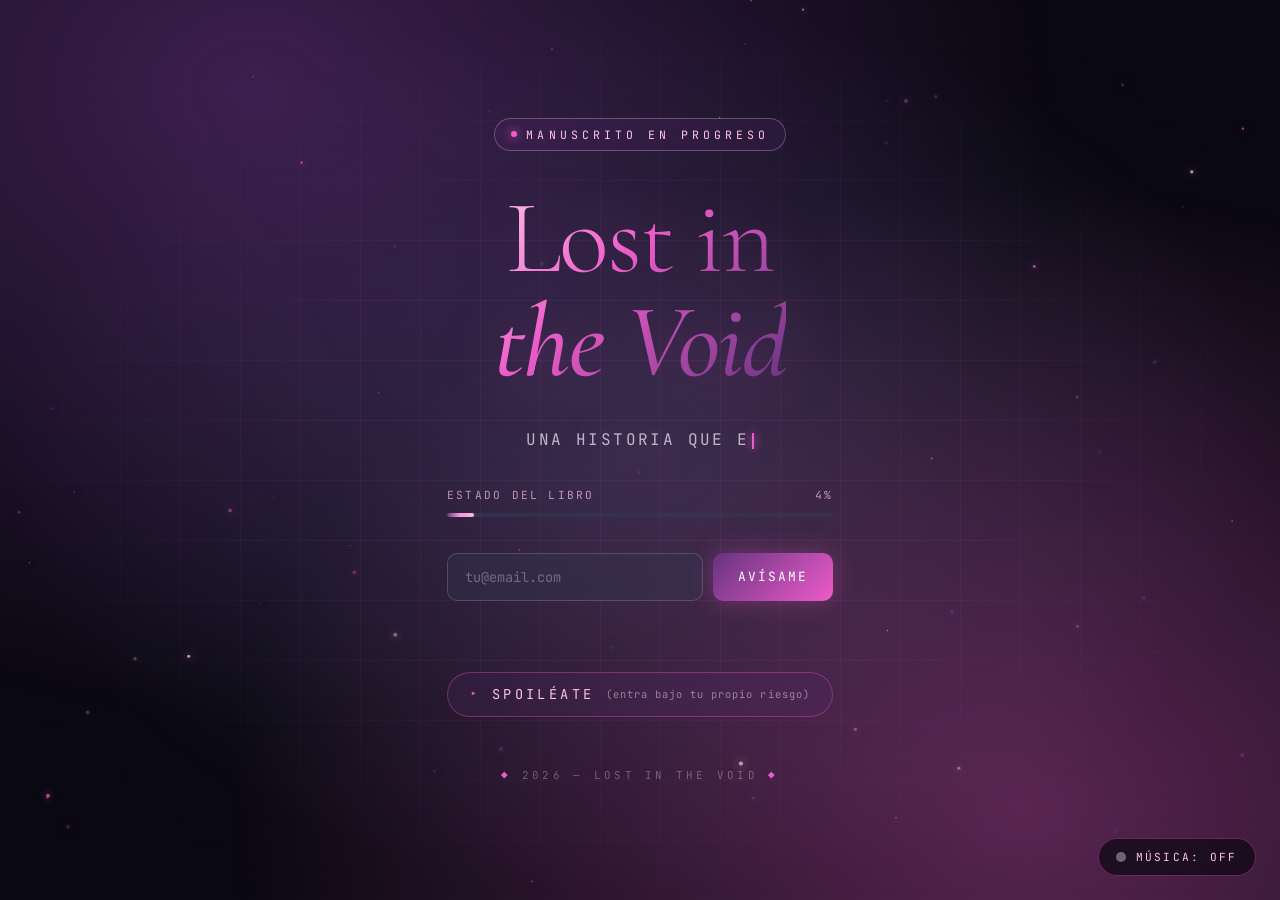
<file: index.html>
<!DOCTYPE html>
<html lang="es">
<head>
<meta charset="UTF-8" />
<meta name="viewport" content="width=device-width, initial-scale=1.0" />
<title>Lost in the Void — Próximamente</title>
<link rel="preconnect" href="https://fonts.googleapis.com">
<link rel="preconnect" href="https://fonts.gstatic.com" crossorigin>
<link href="https://fonts.googleapis.com/css2?family=JetBrains+Mono:wght@300;400;600&family=Cormorant+Garamond:ital,wght@0,300;0,500;1,300&display=swap" rel="stylesheet">
<link rel="stylesheet" href="css/base.css">
<link rel="stylesheet" href="css/coming-soon.css">
</head>
<body>
  <div class="bg-gradient"></div>
  <div class="grid-bg"></div>
  <canvas id="particles"></canvas>
  <div class="scanlines"></div>

  <main class="container">
    <div class="badge">
      <span class="dot"></span>
      <span>Manuscrito en progreso</span>
    </div>

    <h1 class="title">Lost in<br><em>the Void</em></h1>

    <p class="typing">
      <span id="typeText"></span><span class="caret"></span>
    </p>

    <div class="progress-wrap">
      <div class="progress-labels">
        <span>Estado del libro</span>
        <span id="progressPct">0%</span>
      </div>
      <div class="progress-bar">
        <div class="progress-fill" id="progressFill"></div>
      </div>
    </div>

    <form class="waitlist" id="waitlistForm" onsubmit="event.preventDefault(); handleSubmit();">
      <input type="email" id="emailInput" placeholder="tu@email.com" required />
      <button type="submit" class="btn">Avísame</button>
    </form>
    <div class="toast" id="toast">✦ Gracias — te avisaré cuando esté listo ✦</div>

    <a href="spoilers.html" class="spoil-link">
      <span class="spoil-icon">▸</span>
      Spoiléate
      <span class="spoil-hint">(entra bajo tu propio riesgo)</span>
    </a>

    <div class="meta">
      <span>◆</span> 2026 — Lost in the Void <span>◆</span>
    </div>
  </main>

  <button class="music-toggle" type="button" aria-pressed="false" onclick="AmbientMusic.toggle()">
    <span class="music-icon"></span>
    <span class="music-label">Música: OFF</span>
  </button>
  
<script src="js/audio.js"></script>
<script src="js/common.js"></script>
<script src="js/coming-soon.js"></script>
</body>
</html>
</file>
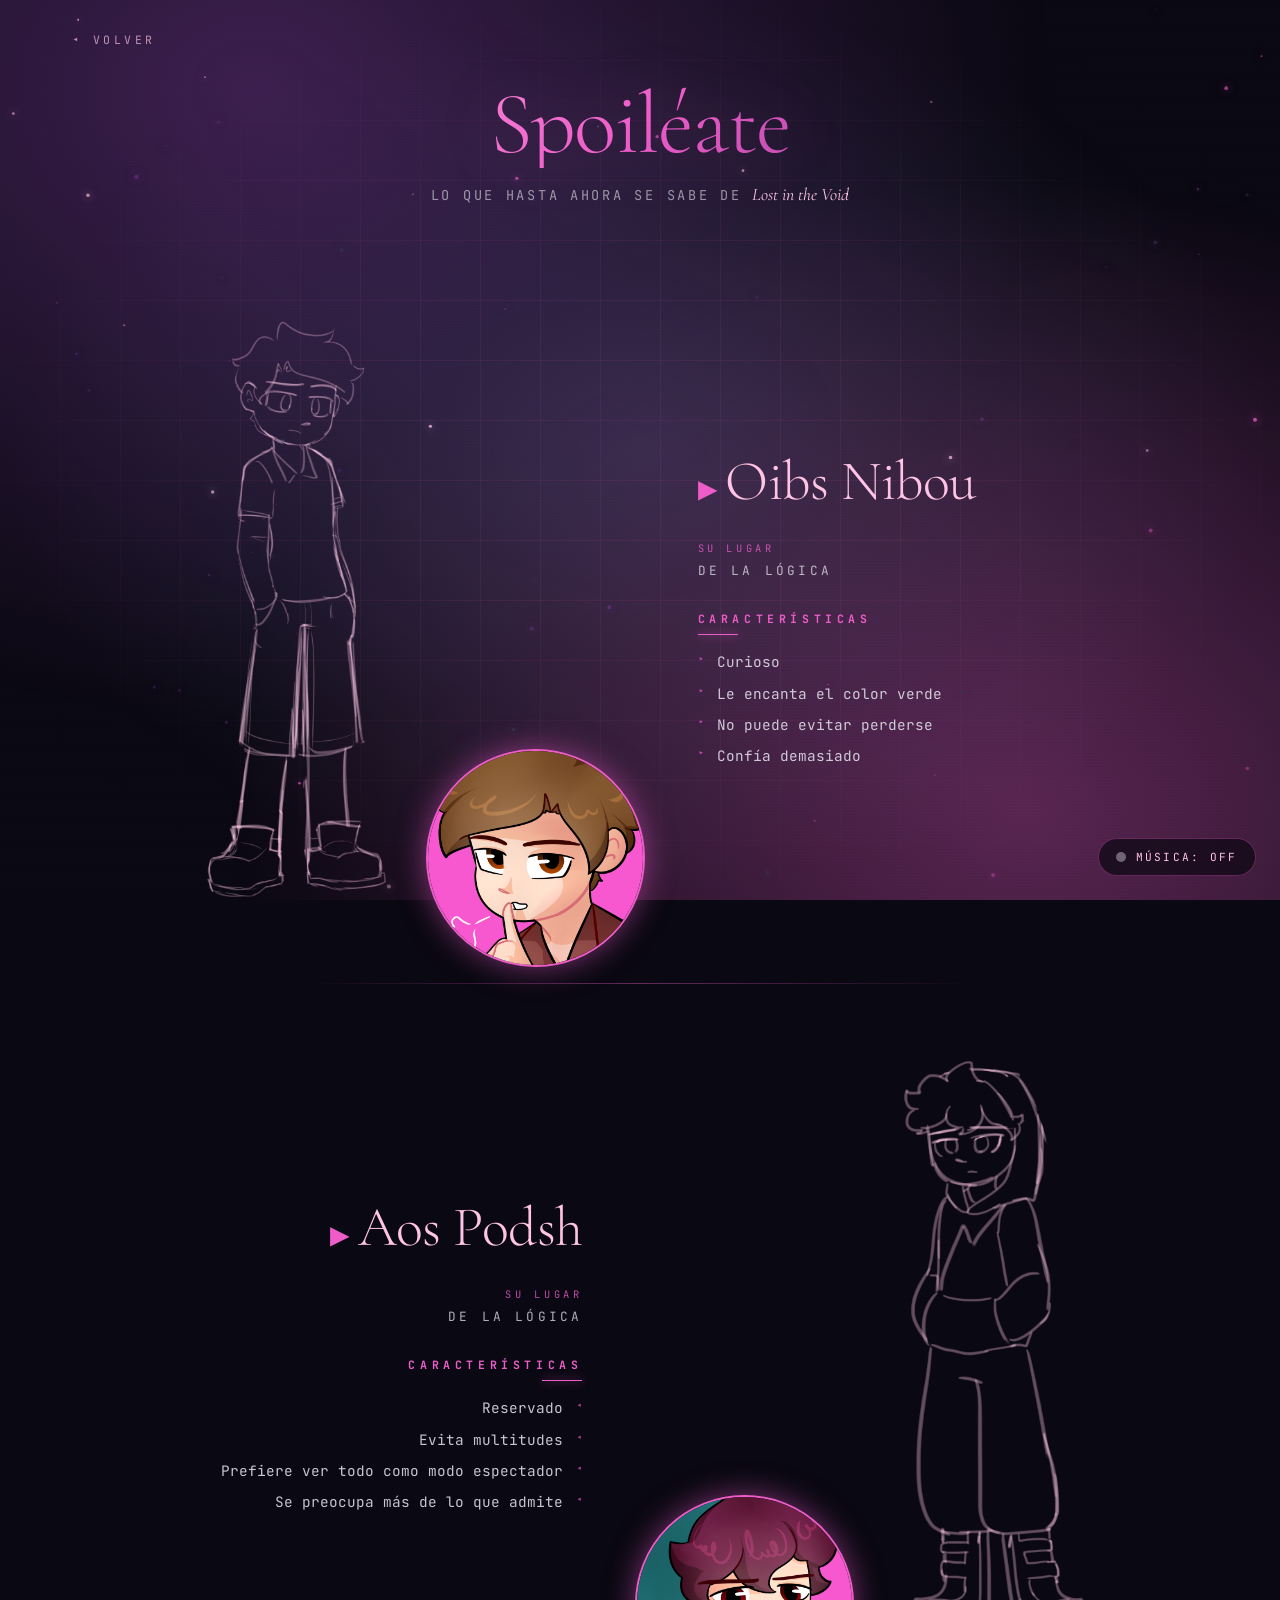
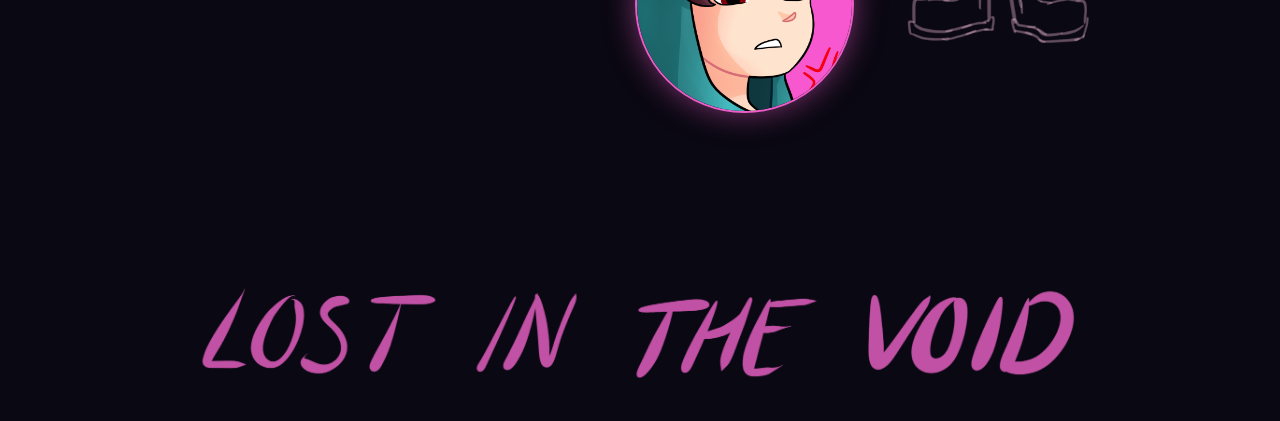
<file: spoilers.html>
<!DOCTYPE html>
<html lang="es">
<head>
<meta charset="UTF-8" />
<meta name="viewport" content="width=device-width, initial-scale=1.0" />
<title>Spoiléate — Lost in the Void</title>
<link rel="preconnect" href="https://fonts.googleapis.com">
<link rel="preconnect" href="https://fonts.gstatic.com" crossorigin>
<link href="https://fonts.googleapis.com/css2?family=JetBrains+Mono:wght@300;400;600&family=Cormorant+Garamond:ital,wght@0,300;0,500;1,300&display=swap" rel="stylesheet">
<link rel="stylesheet" href="css/base.css">
<link rel="stylesheet" href="css/spoilers.css">
</head>
<body class="spoilers-page">
  <div class="bg-gradient"></div>
  <div class="grid-bg"></div>
  <canvas id="particles"></canvas>
  <div class="scanlines"></div>

  <header class="spoiler-header">
    <a href="index.html" class="back-link">◂ Volver</a>
    <h1 class="spoiler-title">Spoiléate</h1>
    <p class="spoiler-sub">Lo que hasta ahora se sabe de <em>Lost in the Void</em></p>
  </header>

  <main class="characters">

    <!-- Personaje 1 -->
    <article class="character">
      <div class="char-visuals">
        <div class="char-full">
          <img src="img/characters/character1_01.png" alt="Personaje 1 — cuerpo completo" />
        </div>
        <div class="char-selfie">
          <img src="img/characters/character1_02.png" alt="Personaje 1 — selfie" />
        </div>
      </div>

      <div class="char-info">
        <h2 class="char-name">Oibs Nibou</h2>
        <p class="char-place"><span class="label">Su lugar</span> de la Lógica</p>

        <div class="char-block">
          <h3 class="block-title">Características</h3>
          <ul class="traits">
            <li>Curioso</li>
            <li>Le encanta el color verde</li>
            <li>No puede evitar perderse</li>
            <li>Confía demasiado</li>
          </ul>
        </div>
      </div>
    </article>

    <!-- Personaje 2 -->
    <article class="character reverse">
      <div class="char-visuals">
        <div class="char-full">
          <img src="img/characters/character2_01.png" alt="Personaje 2 — cuerpo completo" />
        </div>
        <div class="char-selfie">
          <img src="img/characters/character2_02.png" alt="Personaje 2 — selfie" />
        </div>
      </div>

      <div class="char-info">
        <h2 class="char-name">Aos Podsh</h2>
        <p class="char-place"><span class="label">Su lugar</span> de la Lógica</p>

        <div class="char-block">
          <h3 class="block-title">Características</h3>
          <ul class="traits">
            <li>Reservado</li>
            <li>Evita multitudes</li>
            <li>Prefiere ver todo como modo espectador</li>
            <li>Se preocupa más de lo que admite</li>
          </ul>
        </div>
      </div>
    </article>

  </main>

  <footer class="banner-footer">
    <a href="index.html" aria-label="Volver al coming soon">
      <img src="img/banners/footer-banner.png" alt="Lost in the Void — próximamente" />
    </a>
  </footer>

  <button class="music-toggle" type="button" aria-pressed="false" onclick="AmbientMusic.toggle()">
    <span class="music-icon"></span>
    <span class="music-label">Música: OFF</span>
  </button>

<script src="js/audio.js"></script>
<script src="js/common.js"></script>
<script src="js/spoilers.js"></script>
</body>
</html>
</file>
<file: css/base.css>
:root{
  --violet:#663380;
  --neon:#ED5CC9;
  --slate:#333952;
  --pastel:#FFC4E5;
  --bg:#0a0812;
  --text:#e9e6f2;
}

*{box-sizing:border-box;margin:0;padding:0}
html,body{height:100%}
body{
  font-family:'JetBrains Mono', monospace;
  background:var(--bg);
  color:var(--text);
  overflow-x:hidden;
  min-height:100vh;
  position:relative;
}

/* Fondo compartido */
.bg-gradient{
  position:fixed;inset:0;z-index:-3;
  background:
    radial-gradient(ellipse at 20% 10%, rgba(102,51,128,0.55), transparent 55%),
    radial-gradient(ellipse at 80% 90%, rgba(237,92,201,0.35), transparent 55%),
    radial-gradient(ellipse at 50% 50%, rgba(51,57,82,0.6), transparent 70%);
  animation:drift 18s ease-in-out infinite alternate;
}
@keyframes drift{
  0%{transform:scale(1) translate(0,0)}
  100%{transform:scale(1.15) translate(-2%,-2%)}
}

.grid-bg{
  position:fixed;inset:0;z-index:-2;
  background-image:
    linear-gradient(rgba(237,92,201,0.08) 1px, transparent 1px),
    linear-gradient(90deg, rgba(237,92,201,0.08) 1px, transparent 1px);
  background-size:60px 60px;
  mask-image:radial-gradient(ellipse at center, black 30%, transparent 80%);
  -webkit-mask-image:radial-gradient(ellipse at center, black 30%, transparent 80%);
  animation:gridMove 30s linear infinite;
}
@keyframes gridMove{
  0%{background-position:0 0,0 0}
  100%{background-position:60px 60px,60px 60px}
}

.scanlines{
  position:fixed;inset:0;z-index:-1;pointer-events:none;
  background:repeating-linear-gradient(
    0deg,
    rgba(255,255,255,0.02) 0px,
    rgba(255,255,255,0.02) 1px,
    transparent 1px,
    transparent 3px
  );
  mix-blend-mode:overlay;
}

#particles{position:fixed;inset:0;z-index:-1;pointer-events:none}

.btn{
  padding:.9rem 1.6rem;
  background:linear-gradient(135deg, var(--violet), var(--neon));
  border:none;
  border-radius:10px;
  color:#fff;
  font-family:'JetBrains Mono', monospace;
  font-size:.8rem;
  letter-spacing:.15em;
  text-transform:uppercase;
  cursor:pointer;
  position:relative;
  overflow:hidden;
  transition:transform .2s ease, box-shadow .3s ease;
  box-shadow:0 0 25px rgba(237,92,201,0.3);
}
.btn:hover{
  transform:translateY(-2px);
  box-shadow:0 0 40px rgba(237,92,201,0.6);
}
.btn::before{
  content:"";
  position:absolute;inset:0;
  background:linear-gradient(135deg, transparent, rgba(255,255,255,0.3), transparent);
  transform:translateX(-100%);
  transition:transform .6s ease;
}
.btn:hover::before{transform:translateX(100%)}

.music-toggle{
  position:fixed;
  bottom:1.5rem;
  right:1.5rem;
  z-index:50;
  display:inline-flex;
  align-items:center;
  gap:.6rem;
  padding:.7rem 1.1rem;
  font-family:'JetBrains Mono', monospace;
  font-size:.7rem;
  letter-spacing:.2em;
  text-transform:uppercase;
  color:var(--pastel);
  background:rgba(10,8,18,0.7);
  border:1px solid rgba(237,92,201,0.35);
  border-radius:999px;
  cursor:pointer;
  backdrop-filter:blur(10px);
  transition:all .3s ease;
}
.music-toggle:hover{
  color:#fff;
  border-color:var(--neon);
  box-shadow:0 0 25px rgba(237,92,201,0.4);
}
.music-toggle .music-icon{
  display:inline-block;
  width:10px;height:10px;
  border-radius:50%;
  background:rgba(233,230,242,0.4);
  transition:all .3s ease;
}
.music-toggle.playing .music-icon{
  background:var(--neon);
  box-shadow:0 0 10px var(--neon);
  animation:musicPulse 1.4s ease-in-out infinite;
}
@keyframes musicPulse{
  0%,100%{transform:scale(1);opacity:1}
  50%{transform:scale(1.4);opacity:.6}
}
</file>
<file: css/coming-soon.css>
body{
  display:flex;
  align-items:center;
  justify-content:center;
}

.container{
  position:relative;
  z-index:2;
  max-width:820px;
  padding:3rem 2rem;
  text-align:center;
  display:flex;
  flex-direction:column;
  align-items:center;
  gap:2.2rem;
}

.badge{
  display:inline-flex;align-items:center;gap:.6rem;
  font-size:.72rem;letter-spacing:.35em;text-transform:uppercase;
  color:var(--pastel);
  border:1px solid rgba(255,196,229,0.3);
  padding:.5rem 1rem;border-radius:999px;
  background:rgba(102,51,128,0.15);
  backdrop-filter:blur(8px);
  animation:badgePulse 3s ease-in-out infinite;
}
.badge .dot{
  width:6px;height:6px;border-radius:50%;
  background:var(--neon);box-shadow:0 0 10px var(--neon);
  animation:blink 1.4s ease-in-out infinite;
}
@keyframes blink{0%,100%{opacity:1;transform:scale(1)}50%{opacity:.3;transform:scale(.7)}}
@keyframes badgePulse{0%,100%{box-shadow:0 0 0 rgba(237,92,201,0)}50%{box-shadow:0 0 30px rgba(237,92,201,0.25)}}

.title{
  font-family:'Cormorant Garamond', serif;
  font-size:clamp(3rem, 9vw, 6.5rem);
  font-weight:300;line-height:1;letter-spacing:-0.02em;
  background:linear-gradient(135deg, var(--pastel) 0%, var(--neon) 40%, var(--violet) 100%);
  -webkit-background-clip:text;background-clip:text;color:transparent;
  filter:drop-shadow(0 0 30px rgba(237,92,201,0.25));
  position:relative;
}
.title em{font-style:italic;font-weight:500}
.title:hover{animation:glitch .4s steps(2) infinite}
@keyframes glitch{
  0%{text-shadow:2px 0 var(--neon), -2px 0 var(--violet)}
  25%{text-shadow:-2px 0 var(--neon), 2px 0 var(--violet)}
  50%{text-shadow:2px 0 var(--pastel), -2px 0 var(--violet)}
  75%{text-shadow:-2px 0 var(--pastel), 2px 0 var(--neon)}
  100%{text-shadow:2px 0 var(--neon), -2px 0 var(--violet)}
}

.typing{
  font-size:clamp(.85rem, 2vw, 1rem);
  color:rgba(233,230,242,0.75);
  letter-spacing:.15em;text-transform:uppercase;min-height:1.5em;
}
.typing .caret{
  display:inline-block;width:2px;height:1em;background:var(--neon);
  margin-left:2px;vertical-align:middle;
  animation:caret 1s steps(2) infinite;box-shadow:0 0 8px var(--neon);
}
@keyframes caret{50%{opacity:0}}

.progress-wrap{width:100%;max-width:420px;display:flex;flex-direction:column;gap:.7rem}
.progress-labels{
  display:flex;justify-content:space-between;
  font-size:.7rem;letter-spacing:.2em;text-transform:uppercase;
  color:rgba(255,196,229,0.7);
}
.progress-bar{
  height:4px;background:rgba(51,57,82,0.6);
  border-radius:999px;overflow:hidden;position:relative;
}
.progress-fill{
  height:100%;width:0%;
  background:linear-gradient(90deg, var(--violet), var(--neon), var(--pastel));
  border-radius:999px;box-shadow:0 0 12px rgba(237,92,201,0.6);
  transition:width 1.8s cubic-bezier(.19,1,.22,1);
  position:relative;
}
.progress-fill::after{
  content:"";position:absolute;inset:0;
  background:linear-gradient(90deg, transparent, rgba(255,255,255,0.4), transparent);
  animation:shimmer 2s linear infinite;
}
@keyframes shimmer{0%{transform:translateX(-100%)}100%{transform:translateX(100%)}}

.waitlist{
  width:100%;max-width:440px;display:flex;gap:.6rem;
  flex-wrap:wrap;justify-content:center;
}
.waitlist input{
  flex:1;min-width:180px;padding:.9rem 1.1rem;
  background:rgba(51,57,82,0.35);
  border:1px solid rgba(255,196,229,0.2);
  border-radius:10px;color:var(--text);
  font-family:'JetBrains Mono', monospace;font-size:.85rem;
  outline:none;transition:all .3s ease;backdrop-filter:blur(6px);
}
.waitlist input::placeholder{color:rgba(233,230,242,0.35)}
.waitlist input:focus{
  border-color:var(--neon);
  box-shadow:0 0 0 3px rgba(237,92,201,0.15), 0 0 20px rgba(237,92,201,0.2);
}

.toast{
  font-size:.75rem;color:var(--pastel);letter-spacing:.15em;
  text-transform:uppercase;opacity:0;transform:translateY(-6px);
  transition:all .4s ease;height:0;
}
.toast.show{opacity:1;transform:translateY(0);height:auto}

/* Spoiléate link */
.spoil-link{
  display:inline-flex;align-items:center;gap:.7rem;
  font-size:.85rem;letter-spacing:.25em;text-transform:uppercase;
  color:var(--pastel);text-decoration:none;
  padding:.8rem 1.4rem;
  border:1px solid rgba(237,92,201,0.35);
  border-radius:999px;
  background:rgba(102,51,128,0.15);
  backdrop-filter:blur(8px);
  transition:all .4s ease;
  position:relative;overflow:hidden;
}
.spoil-link:hover{
  color:#fff;border-color:var(--neon);
  box-shadow:0 0 30px rgba(237,92,201,0.5);
  transform:translateY(-2px);
}
.spoil-link .spoil-icon{
  color:var(--neon);font-size:.75rem;
  transition:transform .3s ease;
}
.spoil-link:hover .spoil-icon{transform:translateX(4px)}
.spoil-link .spoil-hint{
  font-size:.65rem;letter-spacing:.1em;
  text-transform:none;color:rgba(233,230,242,0.5);
}

.meta{
  font-size:.68rem;letter-spacing:.3em;text-transform:uppercase;
  color:rgba(233,230,242,0.35);margin-top:1rem;
}
.meta span{color:var(--neon)}

@media (max-width:520px){
  .container{padding:2rem 1.2rem;gap:1.6rem}
  .waitlist{flex-direction:column}
  .waitlist .btn{width:100%}
  .spoil-link{flex-direction:column;gap:.3rem;text-align:center}
}
</file>
<file: css/spoilers.css>
/* Sin cartas: layout limpio en dos columnas con separador sutil */
.spoilers-page{
  display:block;
  padding-bottom:0;
}

.spoiler-header{
  max-width:1200px;
  margin:0 auto;
  padding:5rem 2rem 3rem;
  text-align:center;
  position:relative;
  z-index:2;
}
.back-link{
  position:absolute;top:2rem;left:2rem;
  font-size:.72rem;letter-spacing:.3em;text-transform:uppercase;
  color:var(--pastel);text-decoration:none;
  opacity:.7;transition:all .3s ease;
}
.back-link:hover{opacity:1;color:var(--neon);transform:translateX(-3px)}

.spoiler-title{
  font-family:'Cormorant Garamond', serif;
  font-size:clamp(3rem, 8vw, 5.5rem);
  font-weight:300;
  letter-spacing:-0.02em;
  line-height:1;
  background:linear-gradient(135deg, var(--pastel), var(--neon) 50%, var(--violet));
  -webkit-background-clip:text;background-clip:text;color:transparent;
  filter:drop-shadow(0 0 30px rgba(237,92,201,0.25));
}
.spoiler-sub{
  margin-top:1rem;
  font-size:.85rem;
  letter-spacing:.2em;
  text-transform:uppercase;
  color:rgba(233,230,242,0.6);
}
.spoiler-sub em{
  font-family:'Cormorant Garamond', serif;
  font-style:italic;
  font-size:1.1rem;
  color:var(--pastel);
  letter-spacing:0;
  text-transform:none;
}

/* Personajes */
.characters{
  max-width:1200px;
  margin:0 auto;
  padding:2rem 2rem 6rem;
  position:relative;
  z-index:2;
  display:flex;
  flex-direction:column;
  gap:6rem;
}

.character{
  display:grid;
  grid-template-columns: 1.1fr 1fr;
  gap:4rem;
  align-items:center;
  position:relative;
}
.character.reverse{
  grid-template-columns: 1fr 1.1fr;
}
.character.reverse .char-visuals{order:2}
.character.reverse .char-info{order:1;text-align:right}
.character.reverse .traits li{padding-right:1.2rem;padding-left:0}
.character.reverse .traits li::before{
  right:0;left:auto;
  content:"◂";
}
.character.reverse .block-title::after{
  left:auto;right:0;
}

/* Separador entre personajes */
.character + .character::before{
  content:"";
  position:absolute;
  top:-3rem;left:50%;transform:translateX(-50%);
  width:60%;
  height:1px;
  background:linear-gradient(90deg, transparent, rgba(237,92,201,0.4), transparent);
}

/* Visuales */
.char-visuals{
  position:relative;
  aspect-ratio:4/5;
  max-width:520px;
  margin:0 auto;
  width:100%;
}
.char-full{
  position:absolute;
  inset:0;
  border-radius:16px;
  overflow:hidden;
  /* background:rgba(51,57,82,0.3); */
  /* border:1px solid rgba(255,196,229,0.15); */
  /* box-shadow:0 0 60px rgba(102,51,128,0.3); */
  transition:all .5s ease;
}
.char-full img{
  width:100%;height:100%;object-fit:cover;
  filter:saturate(0.9) contrast(1.05);
  transition:transform .8s ease;
}
.character:hover .char-full img{transform:scale(1.03)}
/* .character:hover .char-full{
  box-shadow:0 0 80px rgba(237,92,201,0.35);
  border-color:rgba(237,92,201,0.4);
} */

/* Selfie superpuesta */
.char-selfie{
  position:absolute;
  bottom:-2rem;
  right:-2rem;
  width:42%;
  aspect-ratio:1;
  border-radius:50%;
  overflow:hidden;
  border:2px solid var(--neon);
  background:var(--bg);
  box-shadow:0 0 30px rgba(237,92,201,0.5);
  transition:transform .4s ease;
  z-index:2;
}
.character.reverse .char-selfie{
  right:auto;left:-2rem;
}
.char-selfie img{
  width:100%;height:100%;object-fit:cover;
  filter:saturate(1.1);
}
.character:hover .char-selfie{
  transform:rotate(-4deg) scale(1.05);
}

/* Info */
.char-info{
  display:flex;
  flex-direction:column;
  gap:2rem;
}

.char-name{
  font-family:'Cormorant Garamond', serif;
  font-size:clamp(2.2rem, 5vw, 3.5rem);
  font-weight:300;
  line-height:1;
  letter-spacing:-0.01em;
  color:var(--pastel);
}
.char-name::before{
  content:"▸ ";
  color:var(--neon);
  font-size:.7em;
  vertical-align:middle;
}

.char-place{
  font-size:.8rem;
  letter-spacing:.25em;
  text-transform:uppercase;
  color:rgba(233,230,242,0.75);
}
.char-place .label{
  display:block;
  font-size:.65rem;
  color:var(--neon);
  letter-spacing:.35em;
  margin-bottom:.4rem;
  opacity:.8;
}

.char-block{
  display:flex;
  flex-direction:column;
  gap:1rem;
}

.block-title{
  font-size:.72rem;
  letter-spacing:.4em;
  text-transform:uppercase;
  color:var(--neon);
  position:relative;
  padding-bottom:.6rem;
}
.block-title::after{
  content:"";
  position:absolute;
  bottom:0;left:0;
  width:40px;height:1px;
  background:var(--neon);
  box-shadow:0 0 10px var(--neon);
}

/* Lista de rasgos — limpia, sin cards */
.traits{
  list-style:none;
  display:flex;
  flex-direction:column;
  gap:.6rem;
  font-size:.9rem;
  line-height:1.5;
  color:rgba(233,230,242,0.85);
}
.traits li{
  position:relative;
  padding-left:1.2rem;
  transition:color .3s ease, padding .3s ease;
}
.traits li::before{
  content:"▸";
  position:absolute;
  left:0;top:0;
  color:var(--neon);
  font-size:.75em;
  opacity:.7;
  transition:opacity .3s ease;
}
.traits li:hover{
  color:var(--pastel);
  padding-left:1.4rem;
}
.traits li:hover::before{opacity:1}

/* Banner footer */
.banner-footer{
  position:relative;
  width:100%;
  margin-top:4rem;
  z-index:2;
}
.banner-footer a{
  display:block;
  position:relative;
  overflow:hidden;
  text-decoration:none;
}
.banner-footer img{
  width:100%;
  height:auto;
  display:block;
  transition:transform .8s ease, filter .5s ease;
  filter:saturate(0.9) brightness(0.85);
  min-height:180px;
  object-fit:cover;
  /* background:linear-gradient(135deg, var(--violet), var(--slate)); */
}
.banner-footer a:hover img{
  transform:scale(1.02);
  filter:saturate(1.1) brightness(1);
}
.banner-hint{
  position:absolute;
  bottom:1.5rem;left:50%;
  transform:translateX(-50%);
  font-size:.72rem;
  letter-spacing:.4em;
  text-transform:uppercase;
  color:var(--pastel);
  padding:.6rem 1.4rem;
  border:1px solid rgba(255,196,229,0.4);
  border-radius:999px;
  background:rgba(10,8,18,0.6);
  backdrop-filter:blur(8px);
  transition:all .4s ease;
}
.banner-footer a:hover .banner-hint{
  color:#fff;
  border-color:var(--neon);
  box-shadow:0 0 25px rgba(237,92,201,0.6);
}

/* Responsive */
@media (max-width:860px){
  .character,
  .character.reverse{
    grid-template-columns:1fr;
    gap:3rem;
  }
  .character.reverse .char-visuals{order:0}
  .character.reverse .char-info{order:1;text-align:left}
  .character.reverse .traits li{padding-left:1.2rem;padding-right:0}
  .character.reverse .traits li::before{left:0;right:auto;content:"▸"}
  .character.reverse .block-title::after{left:0;right:auto}
  .char-visuals{max-width:420px}
  .char-selfie{width:38%;bottom:-1.5rem;right:-1rem}
  .character.reverse .char-selfie{left:-1rem}
  .characters{gap:5rem;padding:2rem 1.2rem 4rem}
  .spoiler-header{padding:4rem 1.2rem 2rem}
  .back-link{position:static;display:inline-block;margin-bottom:2rem}
}
</file>
